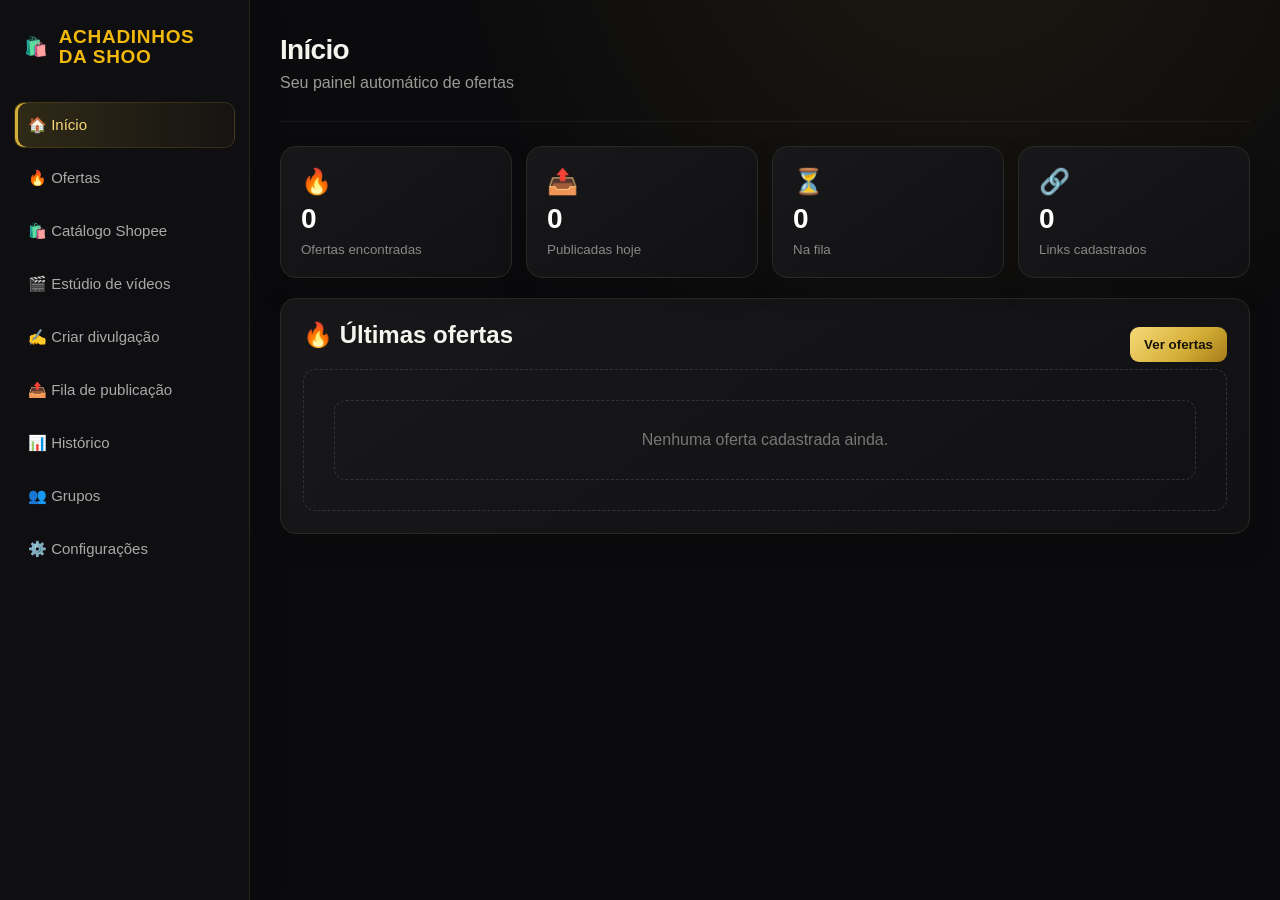
<file: index.html>
<!DOCTYPE html>
<html lang="pt-BR">
<head>
<meta charset="UTF-8">
<meta name="viewport" content="width=device-width, initial-scale=1.0">
<title>Achadinhos da Shoo</title>
<link rel="stylesheet" href="style.css?v=20261014-2">
</head>

<body>

<div class="app">

  <aside class="sidebar">

    <div class="brand">
      🛍️ <span>ACHADINHOS<br>DA SHOO</span>
    </div>

    <nav>
      <button class="nav active" data-page="inicio">🏠 Início</button>
      <button class="nav" data-page="ofertas">🔥 Ofertas</button>
      <button class="nav" data-page="catalogo">🛍️ Catálogo Shopee</button>
      <button class="nav" data-page="estudio">🎬 Estúdio de vídeos</button>
      <button class="nav" data-page="criar">✍️ Criar divulgação</button>
      <button class="nav" data-page="fila">📤 Fila de publicação</button>
      <button class="nav" data-page="historico">📊 Histórico</button>
      <button class="nav" data-page="grupos">👥 Grupos</button>
      <button class="nav" data-page="config">⚙️ Configurações</button>
    </nav>

  </aside>

  <main>

    <header>
      <button id="menuBtn" class="mobile-menu">☰</button>

      <div>
        <h1 id="pageTitle">Início</h1>
        <p>Seu painel automático de ofertas</p>
      </div>
    </header>


    <!-- INÍCIO -->

    <section id="inicio" class="page active">

      <div class="cards">

        <div class="card">
          <span>🔥</span>
          <b id="countOffers">0</b>
          <small>Ofertas encontradas</small>
        </div>

        <div class="card">
          <span>📤</span>
          <b id="countPublished">0</b>
          <small>Publicadas hoje</small>
        </div>

        <div class="card">
          <span>⏳</span>
          <b id="countQueue">0</b>
          <small>Na fila</small>
        </div>

        <div class="card">
          <span>🔗</span>
          <b id="countLinks">0</b>
          <small>Links cadastrados</small>
        </div>

      </div>


      <div class="panel">

        <div class="panel-title">

          <h2>🔥 Últimas ofertas</h2>

          <button
            class="gold"
            onclick="showPage('ofertas')">
            Ver ofertas
          </button>

        </div>

        <div id="recentOffers" class="empty">
          Nenhuma oferta cadastrada ainda.
        </div>

      </div>

    </section>


    <!-- OFERTAS -->

    <section id="ofertas" class="page">

      <div class="panel automation-panel">

        <div class="panel-title">

          <div>

            <h2>🤖 Automação</h2>

            <p class="muted">
              Um clique para buscar, selecionar, criar as divulgações e preencher a fila.
            </p>

          </div>

        </div>


        <button
          id="startAutomationBtn"
          class="automation-btn"
          onclick="iniciarAutomacao()">

          ▶️ INICIAR AUTOMAÇÃO

        </button>


        <div
          id="automationStatus"
          class="automation-status">

          ⚪ Automação parada. Clique em iniciar para começar.

        </div>

      </div>


      <div class="panel">

        <div class="panel-title">

          <h2>🔥 Ofertas</h2>

          <button
            class="gold"
            onclick="showPage('criar')">

            + Adicionar oferta

          </button>

        </div>


        <div
          id="offersList"
          class="offer-grid">
        </div>

      </div>

    </section>


    <!-- CRIAR DIVULGAÇÃO -->

    <section id="criar" class="page">

      <div class="panel form-panel">

        <h2>✍️ Criar divulgação</h2>

        <p class="muted">
          O link do produto é obrigatório.
        </p>


        <label>Nome do produto</label>

        <input
          id="productName"
          placeholder="Ex.: Air Fryer 4L">


        <div class="two">

          <div>

            <label>Preço antigo</label>

            <input
              id="oldPrice"
              placeholder="R$ 199,90">

          </div>


          <div>

            <label>Preço da oferta *</label>

            <input
              id="price"
              placeholder="R$ 89,90">

          </div>

        </div>


        <label>Link do produto *</label>

        <input
          id="productLink"
          placeholder="https://shopee.com.br/...">


        <label>Link de afiliado</label>

        <input
          id="affiliateLink"
          placeholder="Cole seu link de afiliado">


        <label>Categoria</label>

        <select id="category">

          <option>Achadinhos</option>
          <option>Casa</option>
          <option>Eletrônicos</option>
          <option>Moda</option>
          <option>Beleza</option>
          <option>Infantil</option>
          <option>Automotivo</option>

        </select>


        <button
          class="primary"
          onclick="saveOffer()">

          Salvar oferta

        </button>


        <div
          id="preview"
          class="preview">
        </div>

      </div>

    </section>


    <!-- FILA -->

    <section id="fila" class="page">

      <div class="panel">

        <h2>📤 Fila de publicação</h2>

        <div
          id="queueList"
          class="empty">

          Nenhuma oferta na fila.

        </div>

      </div>

    </section>


    <!-- HISTÓRICO -->

    <section id="historico" class="page">

      <div class="panel">

        <h2>📊 Histórico</h2>

        <div
          id="historyList"
          class="empty">

          Nenhuma publicação registrada.

        </div>

      </div>

    </section>


    <!-- GRUPOS -->

    <section id="grupos" class="page">

      <div class="panel">

        <h2>👥 Grupos de destino</h2>

        <p class="muted">
          Cadastre os grupos que receberão as divulgações.
        </p>


        <input
          id="groupName"
          placeholder="Nome do grupo">


        <button
          class="primary"
          onclick="addGroup()">

          Adicionar grupo

        </button>


        <div id="groupsList"></div>

      </div>

    </section>



    <!-- CATÁLOGO SHOPEE -->
    <section id="catalogo" class="page">
      <div class="panel catalog-hero">
        <span class="eyebrow">ACHADINHOS DA SHOO • DESCOBERTA</span>
        <h2>Encontre seu próximo achadinho</h2>
        <p class="muted">Pesquise produtos disponíveis pela integração da Shopee e escolha um para montar seu vídeo vertical.</p>
        <div class="catalog-search">
          <input id="catalogQuery" placeholder="Ex.: air fryer, fone bluetooth, organizador..." >
          <button class="gold" id="catalogSearchBtn" type="button">🔎 Buscar produtos</button>
        </div>
        <div id="catalogStatus" class="automation-status">Digite um produto para começar a busca.</div>
      </div>
      <div id="catalogResults" class="catalog-grid">
        <div class="empty">Os produtos encontrados aparecerão aqui.</div>
      </div>
    </section>

    <!-- ESTÚDIO DE VÍDEOS -->
    <section id="estudio" class="page">
      <div class="studio-intro">
        <span class="eyebrow">ESTÚDIO CRIATIVO</span>
        <h2>Transforme um achadinho em vídeo</h2>
        <p class="muted">Monte uma peça vertical 9:16 com preço, chamada e link. O vídeo é renderizado no navegador e exportado em WebM.</p>
      </div>
      <div class="studio-layout">
        <div class="panel studio-controls">
          <h3>Personalize sua divulgação</h3>
          <div id="studioProductInfo" class="selected-product empty">Escolha um produto no Catálogo Shopee ou use uma oferta já cadastrada.</div>
          <label for="studioHeadline">Chamada principal</label>
          <input id="studioHeadline" value="OLHA ESSE ACHADINHO!">
          <label for="studioSubtitle">Texto de apoio</label>
          <input id="studioSubtitle" value="Preço bom encontrado na Shopee">
          <label for="studioDuration">Duração do vídeo</label>
          <select id="studioDuration">
            <option value="8">8 segundos</option>
            <option value="12" selected>12 segundos</option>
            <option value="15">15 segundos</option>
          </select>
          <button class="primary" type="button">✨ Atualizar prévia</button>
          <button class="gold studio-download" id="downloadVideoBtn" type="button">🎬 GERAR E BAIXAR VÍDEO</button>
          <p class="muted small-note">Formato vertical para redes sociais. O arquivo será baixado em .webm; a publicação não é enviada automaticamente.</p>
          <div id="videoStatus" class="automation-status">Selecione um produto para preparar a prévia.</div>
        </div>
        <div class="panel studio-preview-panel">
          <div class="preview-heading"><span>PRÉVIA VERTICAL</span><span class="format-pill">9:16 • MOBILE</span></div>
          <div class="video-frame">
            <canvas id="promoCanvas" width="360" height="640" aria-label="Prévia do vídeo promocional"></canvas>
          </div>
        </div>
      </div>
    </section>

    <!-- CONFIGURAÇÕES -->

    <section id="config" class="page">

      <div class="panel form-panel">

        <h2>⚙️ Configurações</h2>


        <label>Nome do sistema</label>

        <input
          id="systemName"
          value="Achadinhos da Shoo">


        <label>Link do grupo</label>

        <input
          id="groupLink"
          value="https://chat.whatsapp.com/LQGGHRSAtcTDQmoHF4S55n?s=cl&p=i&mlu=0&ilr=4">


        <label>Frase do convite</label>

        <input
          id="inviteText"
          value="Convide um amigo para participar">


        <!-- HORÁRIOS -->

        <div class="panel schedule-panel">

          <h2>🕐 Horários de funcionamento</h2>

          <p class="muted">
            Defina quando o sistema poderá trabalhar com a fila de ofertas.
          </p>


          <div class="two">

            <div>

              <label>🟢 Horário de início</label>

              <input
                type="time"
                id="startTime"
                value="08:00">

            </div>


            <div>

              <label>🔴 Horário de término</label>

              <input
                type="time"
                id="endTime"
                value="22:00">

            </div>

          </div>


          <label>⏱️ Intervalo entre divulgações</label>

          <select id="publishInterval">

            <option value="5">A cada 5 minutos</option>
            <option value="10">A cada 10 minutos</option>
            <option value="15">A cada 15 minutos</option>
            <option value="20">A cada 20 minutos</option>
            <option value="30" selected>A cada 30 minutos</option>
            <option value="45">A cada 45 minutos</option>
            <option value="60">A cada 1 hora</option>
            <option value="120">A cada 2 horas</option>

          </select>


          <label>📅 Dias de funcionamento</label>


          <div class="days-grid">

            <label class="day-option">
              <input type="checkbox" id="daySunday" checked>
              Domingo
            </label>

            <label class="day-option">
              <input type="checkbox" id="dayMonday" checked>
              Segunda
            </label>

            <label class="day-option">
              <input type="checkbox" id="dayTuesday" checked>
              Terça
            </label>

            <label class="day-option">
              <input type="checkbox" id="dayWednesday" checked>
              Quarta
            </label>

            <label class="day-option">
              <input type="checkbox" id="dayThursday" checked>
              Quinta
            </label>

            <label class="day-option">
              <input type="checkbox" id="dayFriday" checked>
              Sexta
            </label>

            <label class="day-option">
              <input type="checkbox" id="daySaturday" checked>
              Sábado
            </label>

          </div>


          <label>🤖 Publicação automática</label>

          <select id="autoPublish">

            <option value="off">
              Desativada
            </option>

            <option value="on">
              Ativada
            </option>

          </select>


          <div
            id="scheduleStatus"
            class="automation-status">

            ⚪ Horários ainda não configurados.

          </div>

        </div>


        <button
          class="primary"
          onclick="salvarConfiguracoes()">

          💾 SALVAR CONFIGURAÇÕES

        </button>

      </div>

    </section>

  </main>

</div>


<script src="script.js?v=20261014-2"></script>

</body>
</html>
</file>
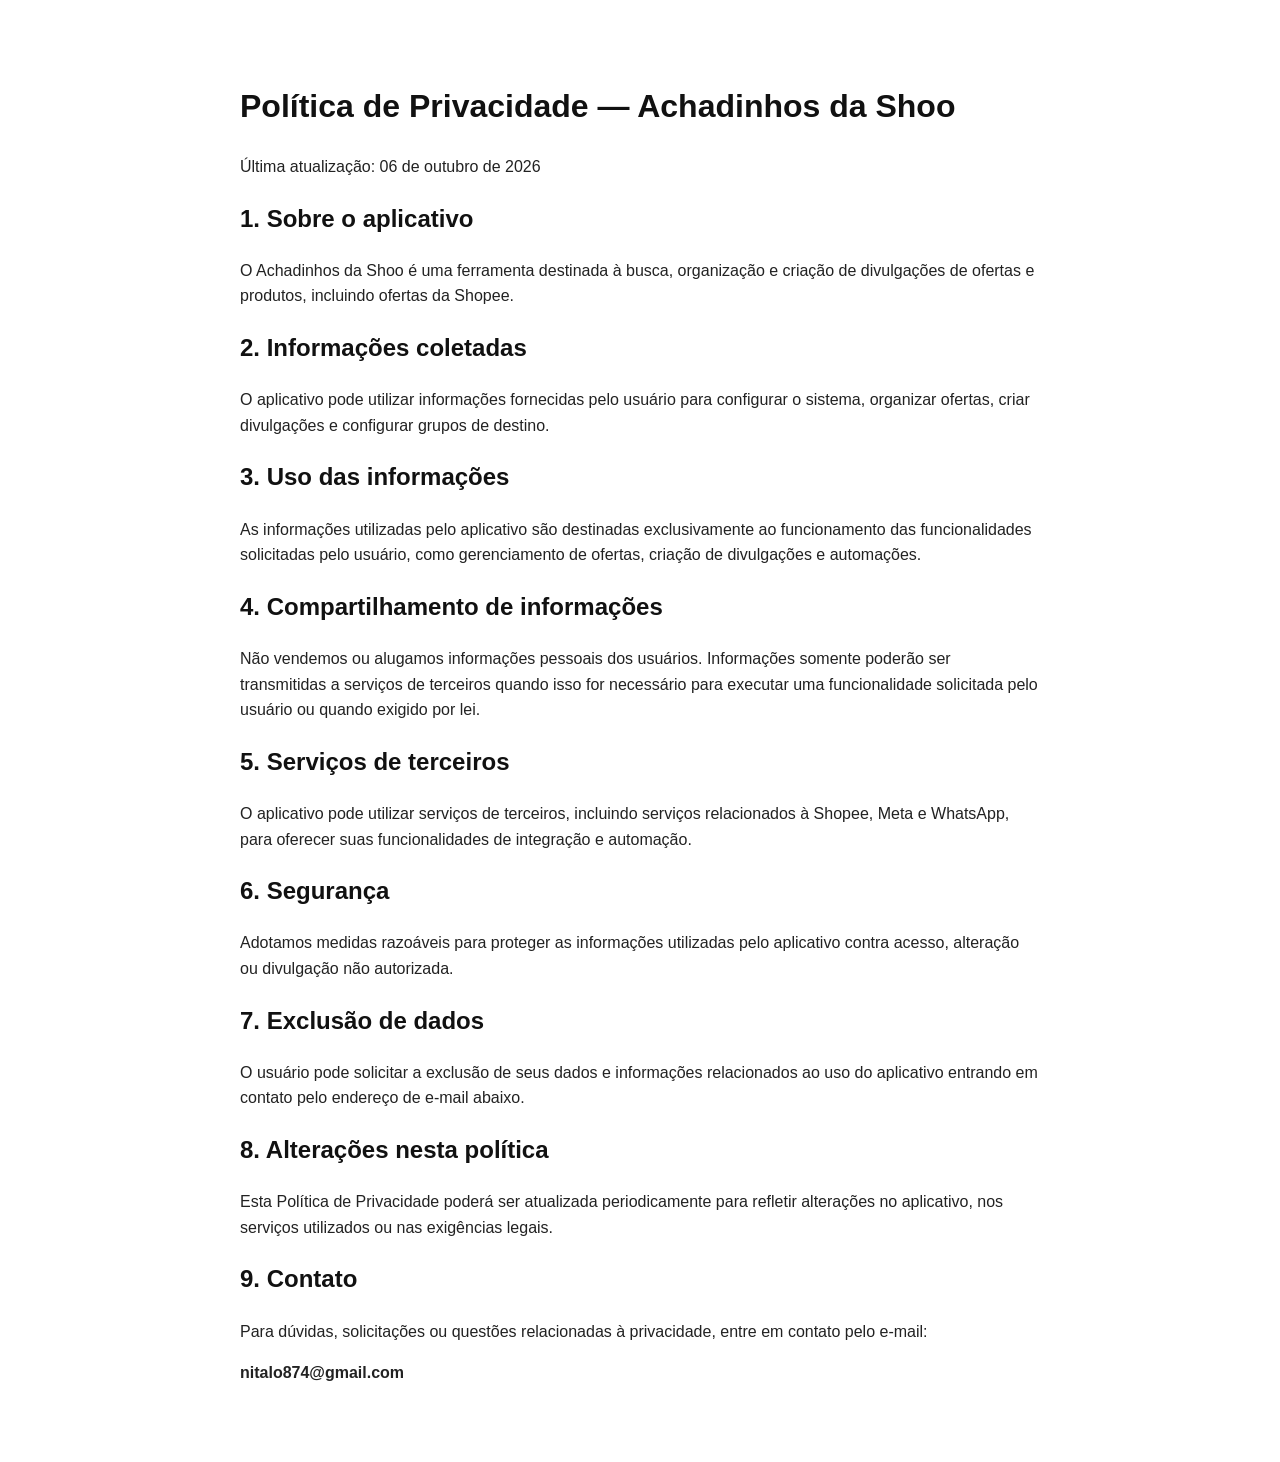
<file: privacidade.html>
<!DOCTYPE html><html lang="pt-BR">
<head>
<meta charset="UTF-8">
<meta name="viewport" content="width=device-width, initial-scale=1.0">
<title>Política de Privacidade - Achadinhos da Shoo</title>
<style>
body{font-family:Arial,sans-serif;max-width:800px;margin:40px auto;padding:20px;line-height:1.6;color:#222}
h1,h2{color:#111}
</style>
</head>
<body><h1>Política de Privacidade — Achadinhos da Shoo</h1><p>Última atualização: 06 de outubro de 2026</p><h2>1. Sobre o aplicativo</h2>
<p>O Achadinhos da Shoo é uma ferramenta destinada à busca, organização e criação de divulgações de ofertas e produtos, incluindo ofertas da Shopee.</p><h2>2. Informações coletadas</h2>
<p>O aplicativo pode utilizar informações fornecidas pelo usuário para configurar o sistema, organizar ofertas, criar divulgações e configurar grupos de destino.</p><h2>3. Uso das informações</h2>
<p>As informações utilizadas pelo aplicativo são destinadas exclusivamente ao funcionamento das funcionalidades solicitadas pelo usuário, como gerenciamento de ofertas, criação de divulgações e automações.</p><h2>4. Compartilhamento de informações</h2>
<p>Não vendemos ou alugamos informações pessoais dos usuários. Informações somente poderão ser transmitidas a serviços de terceiros quando isso for necessário para executar uma funcionalidade solicitada pelo usuário ou quando exigido por lei.</p><h2>5. Serviços de terceiros</h2>
<p>O aplicativo pode utilizar serviços de terceiros, incluindo serviços relacionados à Shopee, Meta e WhatsApp, para oferecer suas funcionalidades de integração e automação.</p><h2>6. Segurança</h2>
<p>Adotamos medidas razoáveis para proteger as informações utilizadas pelo aplicativo contra acesso, alteração ou divulgação não autorizada.</p><h2>7. Exclusão de dados</h2>
<p>O usuário pode solicitar a exclusão de seus dados e informações relacionados ao uso do aplicativo entrando em contato pelo endereço de e-mail abaixo.</p><h2>8. Alterações nesta política</h2>
<p>Esta Política de Privacidade poderá ser atualizada periodicamente para refletir alterações no aplicativo, nos serviços utilizados ou nas exigências legais.</p><h2>9. Contato</h2>
<p>Para dúvidas, solicitações ou questões relacionadas à privacidade, entre em contato pelo e-mail:</p><p><strong>nitalo874@gmail.com</strong></p></body>
</html>
</file>
<file: style.css>
*{box-sizing:border-box}body{margin:0;font-family:Arial,sans-serif;background:#0b0b0d;color:#f5f5f5}.app{display:flex;min-height:100vh}.sidebar{width:250px;background:#121214;border-right:1px solid #29292d;padding:22px 14px;position:fixed;height:100vh}.brand{font-weight:900;color:#f0b90b;font-size:19px;display:flex;gap:10px;align-items:center;margin:5px 10px 35px;line-height:1.05}.sidebar nav{display:grid;gap:7px}.nav{background:transparent;border:0;color:#aaa;text-align:left;padding:13px;border-radius:10px;font-size:15px;cursor:pointer}.nav:hover,.nav.active{background:#24211a;color:#f0b90b}main{margin-left:250px;width:calc(100% - 250px);padding:26px;max-width:1400px}header{display:flex;align-items:center;margin-bottom:25px}header h1{margin:0;font-size:28px}header p,.muted{color:#888;margin:5px 0}.mobile-menu{display:none}.cards{display:grid;grid-template-columns:repeat(4,1fr);gap:14px;margin-bottom:20px}.card,.panel{background:#141416;border:1px solid #29292d;border-radius:16px}.card{padding:20px;display:flex;flex-direction:column;gap:7px}.card span{font-size:25px}.card b{font-size:28px}.card small{color:#888}.panel{padding:22px}.panel-title{display:flex;justify-content:space-between;align-items:center}.panel h2{margin-top:0}.gold{border:0;background:#e8ad08;color:#111;font-weight:bold;padding:10px 14px;border-radius:9px;cursor:pointer}.empty{color:#777;padding:30px;text-align:center;border:1px dashed #333;border-radius:12px}.offer-grid{display:grid;grid-template-columns:repeat(3,1fr);gap:14px}.offer{border:1px solid #2c2c30;border-radius:14px;overflow:hidden;background:#101012}.offer-body{padding:15px}.offer-photo{height:150px;background:linear-gradient(135deg,#242424,#111);display:flex;align-items:center;justify-content:center;font-size:42px}.offer h3{margin:0 0 8px}.price{font-size:20px;color:#f0b90b;font-weight:bold}.old{text-decoration:line-through;color:#777;font-size:13px}.tag{display:inline-block;background:#29210b;color:#f0b90b;padding:5px 8px;border-radius:7px;font-size:11px;margin-bottom:10px}.form-panel{max-width:760px}.form-panel label{display:block;color:#aaa;font-size:13px;margin:16px 0 6px}input,select{width:100%;padding:13px;background:#0d0d0f;border:1px solid #333;color:#fff;border-radius:9px;outline:none}input:focus,select:focus{border-color:#e8ad08}.two{display:grid;grid-template-columns:1fr 1fr;gap:12px}.primary{margin-top:20px;width:100%;padding:14px;border:0;border-radius:10px;background:#e8ad08;color:#111;font-weight:800;cursor:pointer}.preview{margin-top:20px}.preview-box{padding:18px;border:1px solid #333;border-radius:12px;background:#0e0e10;white-space:pre-wrap;line-height:1.5}.group{display:flex;justify-content:space-between;padding:13px;border-bottom:1px solid #29292d}.queue-item,.history-item{padding:15px;border-bottom:1px solid #29292d}.page{display:none}.page.active{display:block}@media(max-width:850px){.sidebar{transform:translateX(-100%);transition:.2s;z-index:5}.sidebar.open{transform:translateX(0)}main{margin-left:0;width:100%;padding:17px}.mobile-menu{display:block;background:none;border:0;color:#f0b90b;font-size:25px;margin-right:12px}.cards{grid-template-columns:1fr 1fr}.offer-grid{grid-template-columns:1fr}.two{grid-template-columns:1fr}header h1{font-size:23px}}
.automation-panel{margin-bottom:18px;text-align:center}
.automation-btn{width:100%;border:0;border-radius:14px;padding:18px 20px;background:#d4af37;color:#111;font-size:18px;font-weight:900;cursor:pointer;box-shadow:0 8px 24px rgba(212,175,55,.18)}
.automation-btn:hover{filter:brightness(1.08)}
.automation-btn:disabled{opacity:.65;cursor:wait}
.automation-status{margin-top:12px;padding:10px;border-radius:10px;background:#111;color:#ddd;font-size:14px}
.promo-mini{margin-top:10px;padding:10px;border-radius:10px;background:#0b0b0b;color:#ddd;font-size:12px;line-height:1.5;white-space:normal}
.image-placeholder{height:100%;display:flex;align-items:center;justify-content:center;font-size:46px;background:#fff;color:#111}
.image-error{background:#fff}


/* Identidade visual premium e responsiva */
:root{color-scheme:dark;--gold:#d4af37;--gold-light:#f7d978;--surface:#141416;--line:#2c2b28}
body{background:radial-gradient(ellipse at 75% -15%,rgba(212,175,55,.09),transparent 38%),#0b0b0d;color:#f6f4ee}
.sidebar{background:rgba(16,16,18,.97);backdrop-filter:blur(18px);border-right-color:#28251c;box-shadow:8px 0 32px rgba(0,0,0,.12)}
.brand{letter-spacing:.7px}
.nav{transition:background .18s ease,color .18s ease,transform .18s ease;border:1px solid transparent}
.nav:hover{transform:translateX(2px)}
.nav.active{background:linear-gradient(90deg,rgba(212,175,55,.17),rgba(212,175,55,.035));color:var(--gold-light);border-color:rgba(212,175,55,.14);box-shadow:inset 3px 0 var(--gold)}
main{padding:30px;min-width:0}
header{padding:4px 0 20px;border-bottom:1px solid rgba(255,255,255,.06);margin-bottom:24px}
header h1{letter-spacing:-.7px}
header p,.muted{color:#9b9a95;line-height:1.55}
.card,.panel{background:linear-gradient(145deg,rgba(24,24,26,.98),rgba(17,17,19,.98));border-color:#2a2925;box-shadow:0 12px 32px rgba(0,0,0,.12)}
.card{transition:transform .2s ease,border-color .2s ease}
.card:hover{transform:translateY(-3px);border-color:rgba(212,175,55,.35)}
.card b{color:#fff}
.gold,.primary,.automation-btn{background:linear-gradient(135deg,#f7d978,#d4af37 58%,#a77c19);color:#17140a;transition:transform .18s ease,filter .18s ease,box-shadow .18s ease}
.gold:hover,.primary:hover,.automation-btn:hover{filter:brightness(1.08);transform:translateY(-1px);box-shadow:0 8px 22px rgba(212,175,55,.15)}
input,select{background:#0c0c0e;border-color:#33312b;min-height:46px}
input:focus,select:focus{border-color:var(--gold);box-shadow:0 0 0 3px rgba(212,175,55,.1)}
.offer-grid,.catalog-grid{display:grid;grid-template-columns:repeat(3,minmax(0,1fr));gap:16px}
.offer-card,.catalog-card{min-width:0;overflow:hidden;border:1px solid #302e27;border-radius:17px;background:#101012;transition:transform .2s,border-color .2s}
.offer-card:hover,.catalog-card:hover{transform:translateY(-3px);border-color:rgba(212,175,55,.4)}
.offer-image,.catalog-image{height:190px;background:#fff;display:flex;align-items:center;justify-content:center;overflow:hidden}
.offer-image img,.catalog-image img{width:100%;height:100%;object-fit:contain}
.offer-content,.catalog-card-body{padding:16px}
.offer-content h3,.catalog-card h3{font-size:15px;line-height:1.45;min-height:42px;display:-webkit-box;-webkit-line-clamp:2;-webkit-box-orient:vertical;overflow:hidden}
.offer-actions,.catalog-actions{display:grid;gap:8px;margin-top:14px}
.offer-actions button,.catalog-actions button{width:100%;margin:0;min-height:42px}
.secondary-btn{background:#24231f;color:#eee;border:1px solid #39362b;border-radius:9px;padding:11px;font-weight:700;cursor:pointer}
.eyebrow{display:inline-block;color:var(--gold-light);font-size:11px;font-weight:900;letter-spacing:2px;margin-bottom:12px}
.catalog-hero{margin-bottom:18px;padding:28px}
.catalog-hero h2,.studio-intro h2{font-size:clamp(23px,3vw,32px);letter-spacing:-.8px;margin:0 0 8px}
.catalog-search{display:grid;grid-template-columns:minmax(0,1fr) auto;gap:10px;margin-top:20px}
.catalog-search button{min-width:160px}
.catalog-card .price{font-size:22px}
.catalog-image span{font-size:52px}
.catalog-image.no-image{background:linear-gradient(135deg,#252116,#101012);color:#d4af37}
.studio-intro{margin:4px 0 20px}
.studio-layout{display:grid;grid-template-columns:minmax(0,1fr) minmax(290px,.82fr);gap:18px;align-items:start}
.studio-controls h3{margin-top:0}
.studio-controls label{display:block;color:#bdbab0;font-size:13px;margin:16px 0 7px}
.selected-product{border:1px solid #38342a;border-radius:12px;padding:12px;background:#0d0d0f;margin:14px 0}
.selected-product.empty{padding:16px;text-align:left;color:#9b9a95}
.selected-product-row{display:flex;align-items:center;gap:12px}
.selected-product-row img{width:68px;height:68px;object-fit:contain;background:#fff;border-radius:9px;flex-shrink:0}
.selected-product-row strong{display:block;line-height:1.4;font-size:13px}
.selected-product-row small{color:#999}
.selected-emoji{display:grid;place-items:center;width:68px;height:68px;border-radius:9px;background:#242116;font-size:30px}
.studio-download{width:100%;padding:15px;margin-top:10px;border-radius:10px;border:0;font-weight:900;cursor:pointer}
.small-note{font-size:12px}
.studio-preview-panel{display:flex;flex-direction:column;align-items:center}
.preview-heading{display:flex;justify-content:space-between;gap:12px;width:100%;font-size:11px;font-weight:900;letter-spacing:1.2px;color:#c9c4b6;margin-bottom:16px}
.format-pill{color:#d4af37;background:#2b2410;border-radius:99px;padding:5px 8px;white-space:nowrap}
.video-frame{width:min(100%,300px);aspect-ratio:9/16;border:5px solid #2a2925;border-radius:22px;overflow:hidden;background:#09090a;box-shadow:0 18px 45px rgba(0,0,0,.35)}
.video-frame canvas{display:block;width:100%;height:100%;object-fit:cover}
@media(max-width:1100px){.offer-grid,.catalog-grid{grid-template-columns:repeat(2,minmax(0,1fr))}.studio-layout{grid-template-columns:1fr}.studio-preview-panel{max-width:100%}}
@media(max-width:850px){main{padding:16px}.cards{gap:10px}.card{padding:15px}.card b{font-size:25px}.offer-grid,.catalog-grid{grid-template-columns:repeat(2,minmax(0,1fr));gap:10px}.offer-image,.catalog-image{height:145px}.offer-content,.catalog-card-body{padding:12px}.catalog-hero{padding:20px}.catalog-search{grid-template-columns:1fr}.catalog-search button{width:100%}.studio-layout{grid-template-columns:1fr}}
@media(max-width:520px){.offer-grid,.catalog-grid{grid-template-columns:1fr}.offer-image,.catalog-image{height:200px}.catalog-search{gap:8px}.studio-layout{gap:12px}.video-frame{width:min(100%,280px)}.panel{padding:16px}}
</file>
